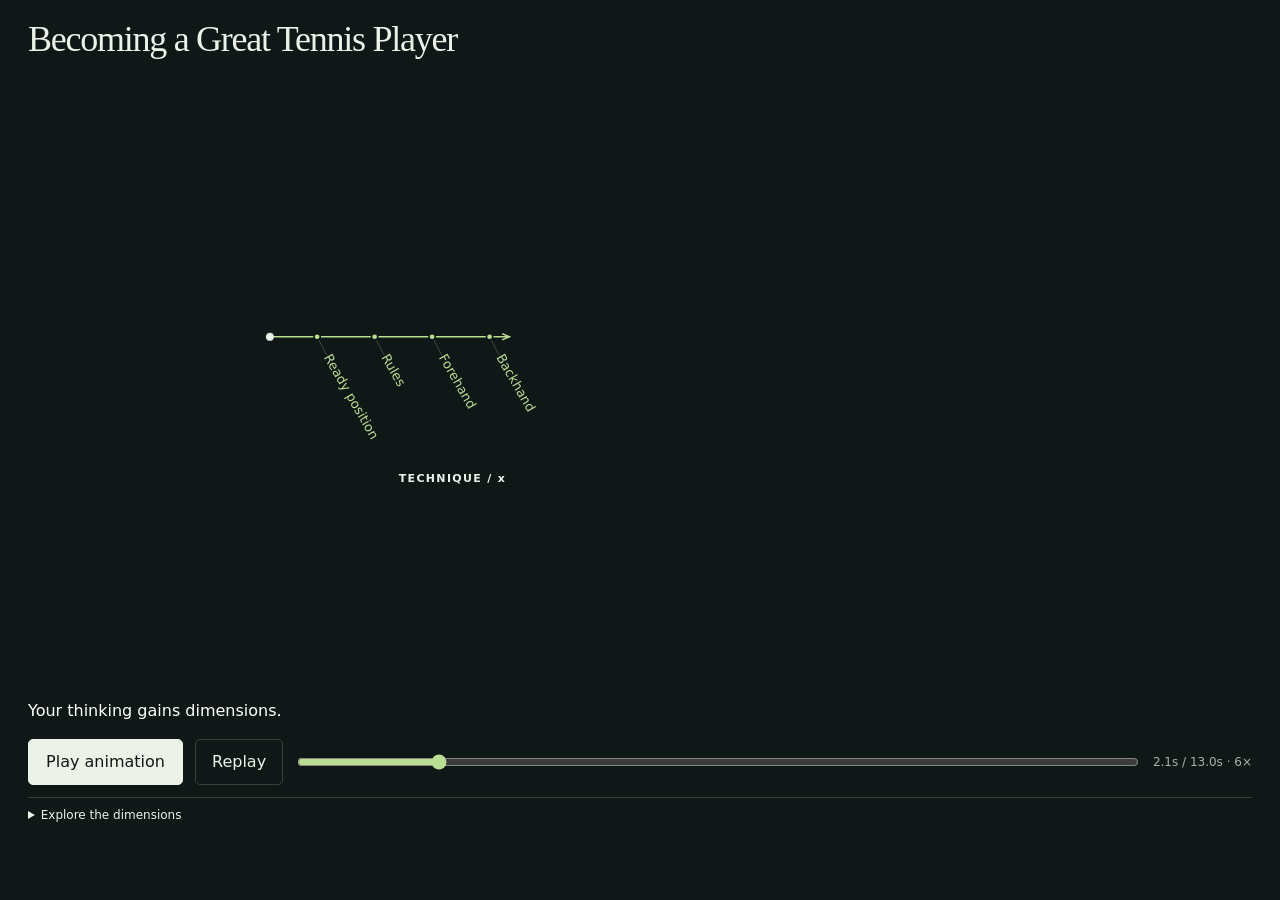
<file: static/animations/tennis-dimensions/index.html>
<!doctype html>
<html lang="en">
<head>
  <meta charset="utf-8">
  <meta name="viewport" content="width=device-width, initial-scale=1">
  <title>Becoming a Great Tennis Player</title>
  <link rel="stylesheet" href="style.css">
  <script src="animation.js?v=20261108-angled-labels" defer></script>
</head>
<body>
<main>
  <header>
    <p class="eyebrow">The expanding athlete</p>
    <h1>Becoming a Great <br>Tennis Player</h1>
    <p class="intro">Your thinking gains dimensions.</p>
  </header>
  <section class="scene" aria-label="Animated dimensions of tennis development" tabindex="0">
    <svg viewBox="0 0 1200 800" role="img" aria-labelledby="scene-title scene-desc">
      <title id="scene-title">From technique to competition to mindset</title>
      <desc id="scene-desc">A technique axis grows into a competition plane, then a three-dimensional space including mindset. Earlier skills remain visible as new dimensions appear. The complete list follows the playback controls.</desc>
      <g id="plane"></g><g id="volume"></g><g id="axes"></g><g id="markers"></g>
      <circle id="origin" r="5"></circle>
    </svg>
  </section>
  <p id="focus-item" aria-live="off">Your thinking gains dimensions.</p>
  <div class="caption" aria-live="polite"><span id="dimension">1D</span><p id="caption">Learn the actions. Build your technical vocabulary.</p></div>
  <div class="playback">
    <button id="play" class="primary">Play animation</button>
    <button id="replay" aria-label="Replay from the beginning">Replay</button>
    <label for="timeline" class="sr-only">Animation progress in seconds</label>
    <input id="timeline" type="range" min="0" max="13" step="0.05" value="0">
    <output id="time" for="timeline">0.0s / 13.0s · 6×</output>
  </div>
  <footer><p>Growth adds dimensions. It never leaves the fundamentals behind.</p>
    <details><summary>Explore the dimensions</summary><div class="dimensions">
      <section><h2>Technique · x</h2><p>Ready position, rules, forehand, backhand, return of serve, serve, volley, footwork, shot selection, spin, point construction.</p></section>
      <section><h2>Competition · y</h2><p>Playing a match, tournaments, longer-range prep, nationals, friends and competitors, doubles, equipment.</p></section>
      <section><h2>Mindset · z</h2><p>Staying calm when trailing, reading the opponent, visualization, handling losses, handling wins.</p></section>
    </div></details>
    <p class="note">Areas of awareness, not a prescribed learning order. Mental skills and equipment matter from the beginning.</p>
  </footer>
</main>
</body>
</html>
</file>
<file: static/animations/tennis-dimensions/style.css>
:root{color-scheme:dark;--bg:#101817;--fg:#edf2e9;--muted:#a3b2a9;--border:#34433d;--x:#b9dd92;--y:#83c8d6;--z:#d5b0e5}
*{box-sizing:border-box}body{margin:0;background:var(--bg);color:var(--fg);font:16px/1.5 system-ui,-apple-system,BlinkMacSystemFont,"Segoe UI",sans-serif}main{max-width:1320px;margin:auto;padding:48px 48px 24px}header{position:relative}h1{font-family:Georgia,serif;font-size:clamp(32px,4.5vw,58px);font-weight:400;line-height:1.08;letter-spacing:-.035em;margin:16px 0}.eyebrow{text-transform:uppercase;letter-spacing:.2em;font-size:11px;color:var(--x);margin:0}.intro{color:var(--muted);margin:0 0 32px}button{font:inherit;cursor:pointer;color:var(--fg);background:transparent;border:1px solid var(--border);border-radius:5px;padding:10px 16px}button:hover{background:#ffffff0b}button:focus-visible,input:focus-visible,summary:focus-visible,.scene:focus-visible{outline:2px solid var(--y);outline-offset:5px}.scene{overflow-x:auto;overscroll-behavior-x:contain}.scene svg{display:block;width:100%;min-width:960px;height:auto}svg text{font-family:inherit;font-size:14px;fill:var(--fg)}svg .axis-title{font-size:12px;letter-spacing:.12em;font-weight:600}svg .axis{stroke-width:2;fill:none}svg .grid{stroke:var(--fg);stroke-opacity:.1;stroke-width:1;fill:none}svg .leader{stroke:var(--muted);stroke-opacity:.4;stroke-width:1}svg .point{stroke:var(--bg);stroke-width:2}#origin{fill:var(--fg)}.caption{display:flex;align-items:center;gap:16px;min-height:62px;border-top:1px solid var(--border)}.caption span{font-size:13px;color:var(--x);letter-spacing:.1em}.caption p{margin:0}.playback{display:flex;align-items:center;gap:12px;padding:16px 0 24px}.primary{background:var(--fg);color:var(--bg);border-color:var(--fg);min-width:155px}.primary:hover{background:#d4dfce}input[type=range]{flex:1;min-width:80px;accent-color:var(--x);cursor:pointer}output{font-size:12px;font-variant-numeric:tabular-nums;color:var(--muted);white-space:nowrap}footer{border-top:1px solid var(--border);padding-top:16px;color:var(--muted);font-size:14px}footer p{margin:0 0 16px}summary{cursor:pointer;width:fit-content;color:var(--fg)}.dimensions{display:grid;grid-template-columns:repeat(3,1fr);gap:28px;padding:20px 0}h2{font-size:14px;color:var(--fg);font-weight:500}.note{font-size:12px;margin-top:20px}.sr-only{position:absolute;width:1px;height:1px;padding:0;margin:-1px;overflow:hidden;clip:rect(0,0,0,0);white-space:nowrap;border:0}.mobile-hint{display:none;font-size:12px;color:var(--muted)}
@media(min-width:1100px){.intro{position:absolute;right:0;bottom:0}}@media(max-width:750px){main{padding:28px 20px 20px}.scene svg{min-width:960px}.mobile-hint{display:block}.playback{flex-wrap:wrap}.playback input{flex-basis:55%}.caption{font-size:14px}.dimensions{grid-template-columns:1fr;gap:0}}

/* Keep full names on the diagram at every window size. */
main{padding:20px 28px 12px}header .eyebrow,header .intro,.caption,footer .note,footer>p:first-child{display:none}h1{font-size:clamp(24px,3vw,36px);margin:0 0 10px}h1 br{display:none}.scene{overflow:visible}.scene svg{min-width:0;width:100%;height:clamp(440px,calc(100dvh - 270px),900px)}svg text{font-size:var(--label-size,20px);paint-order:stroke;stroke:var(--bg);stroke-width:4px;stroke-linejoin:round}svg .axis-title{font-size:var(--axis-size,16px)}.mobile-hint{display:none!important}#focus-item{font-size:16px;min-height:24px;margin:0 0 8px;color:white}.playback{padding:8px 0 12px}footer{padding-top:8px;font-size:12px}
@media(max-width:700px){main{padding:16px 12px 12px}.scene svg{min-width:0}.playback{gap:8px}.primary{min-width:135px;padding:8px 12px}}
</file>
